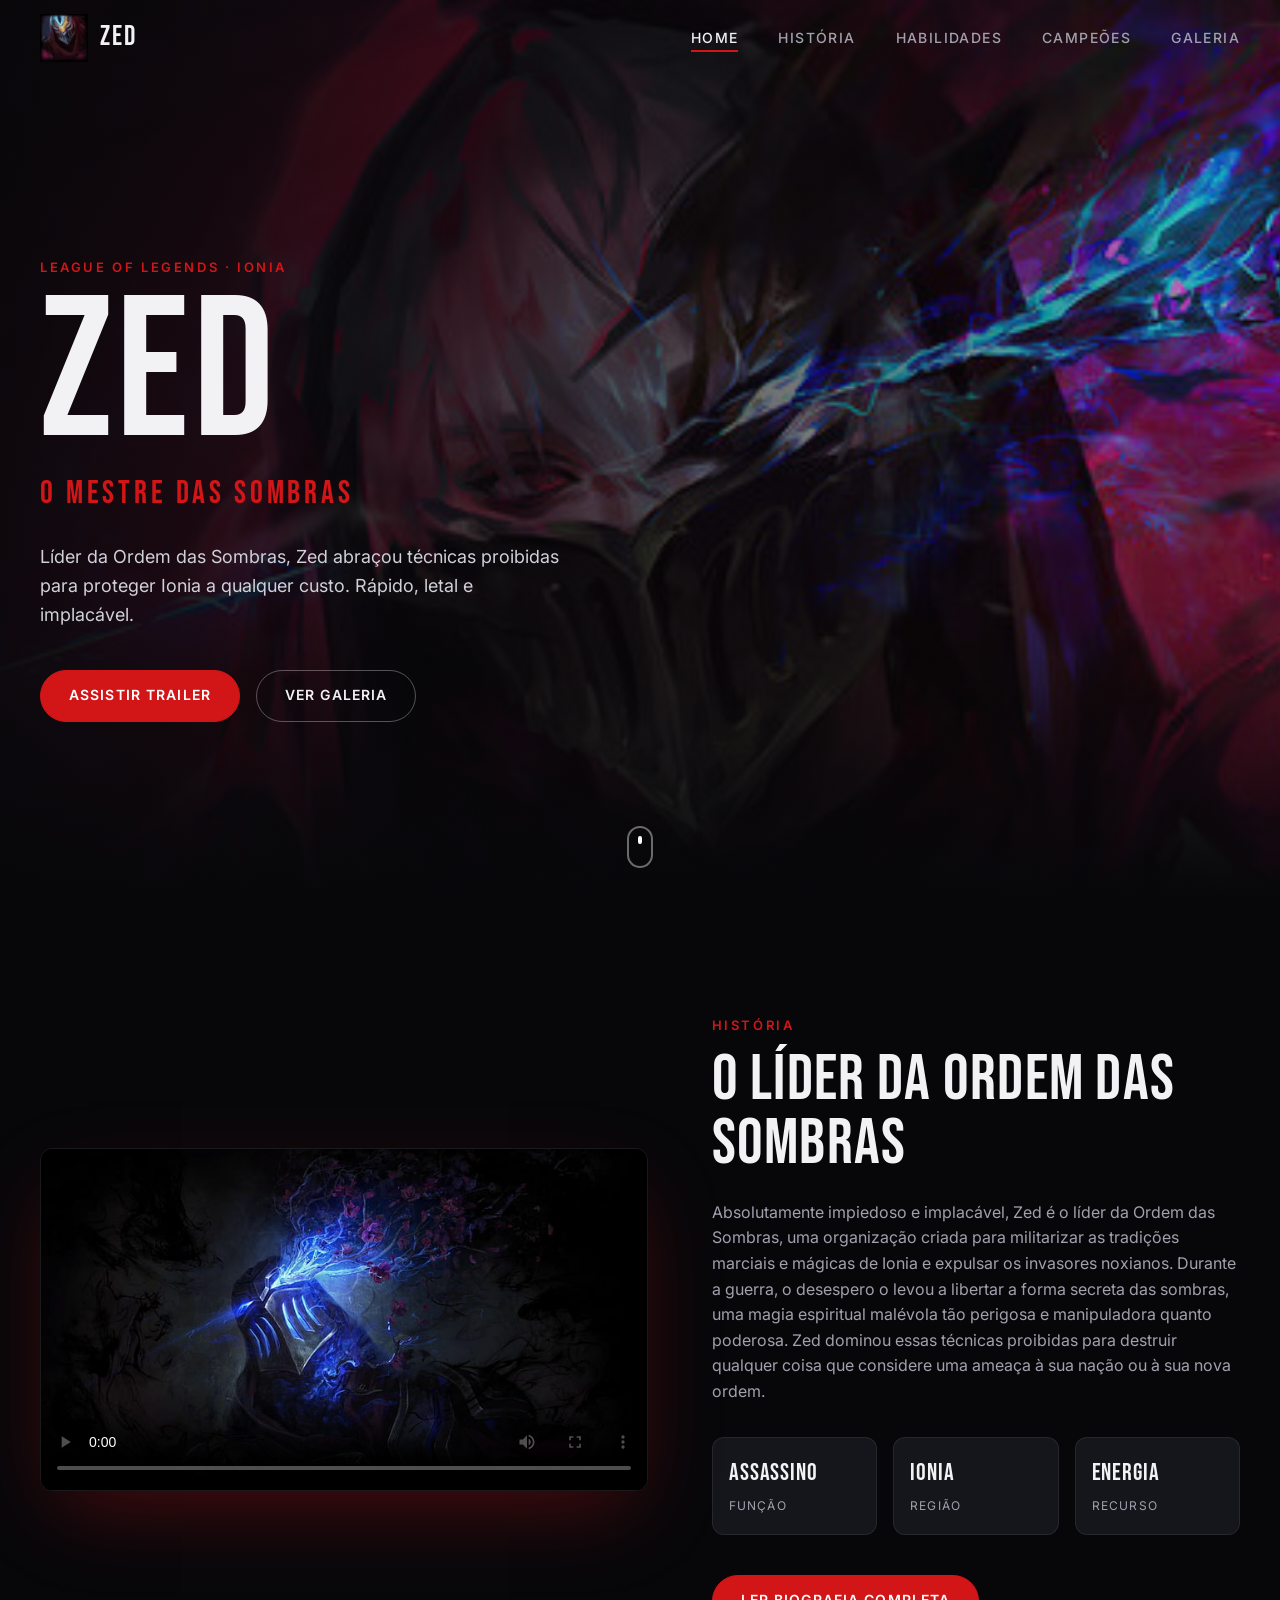
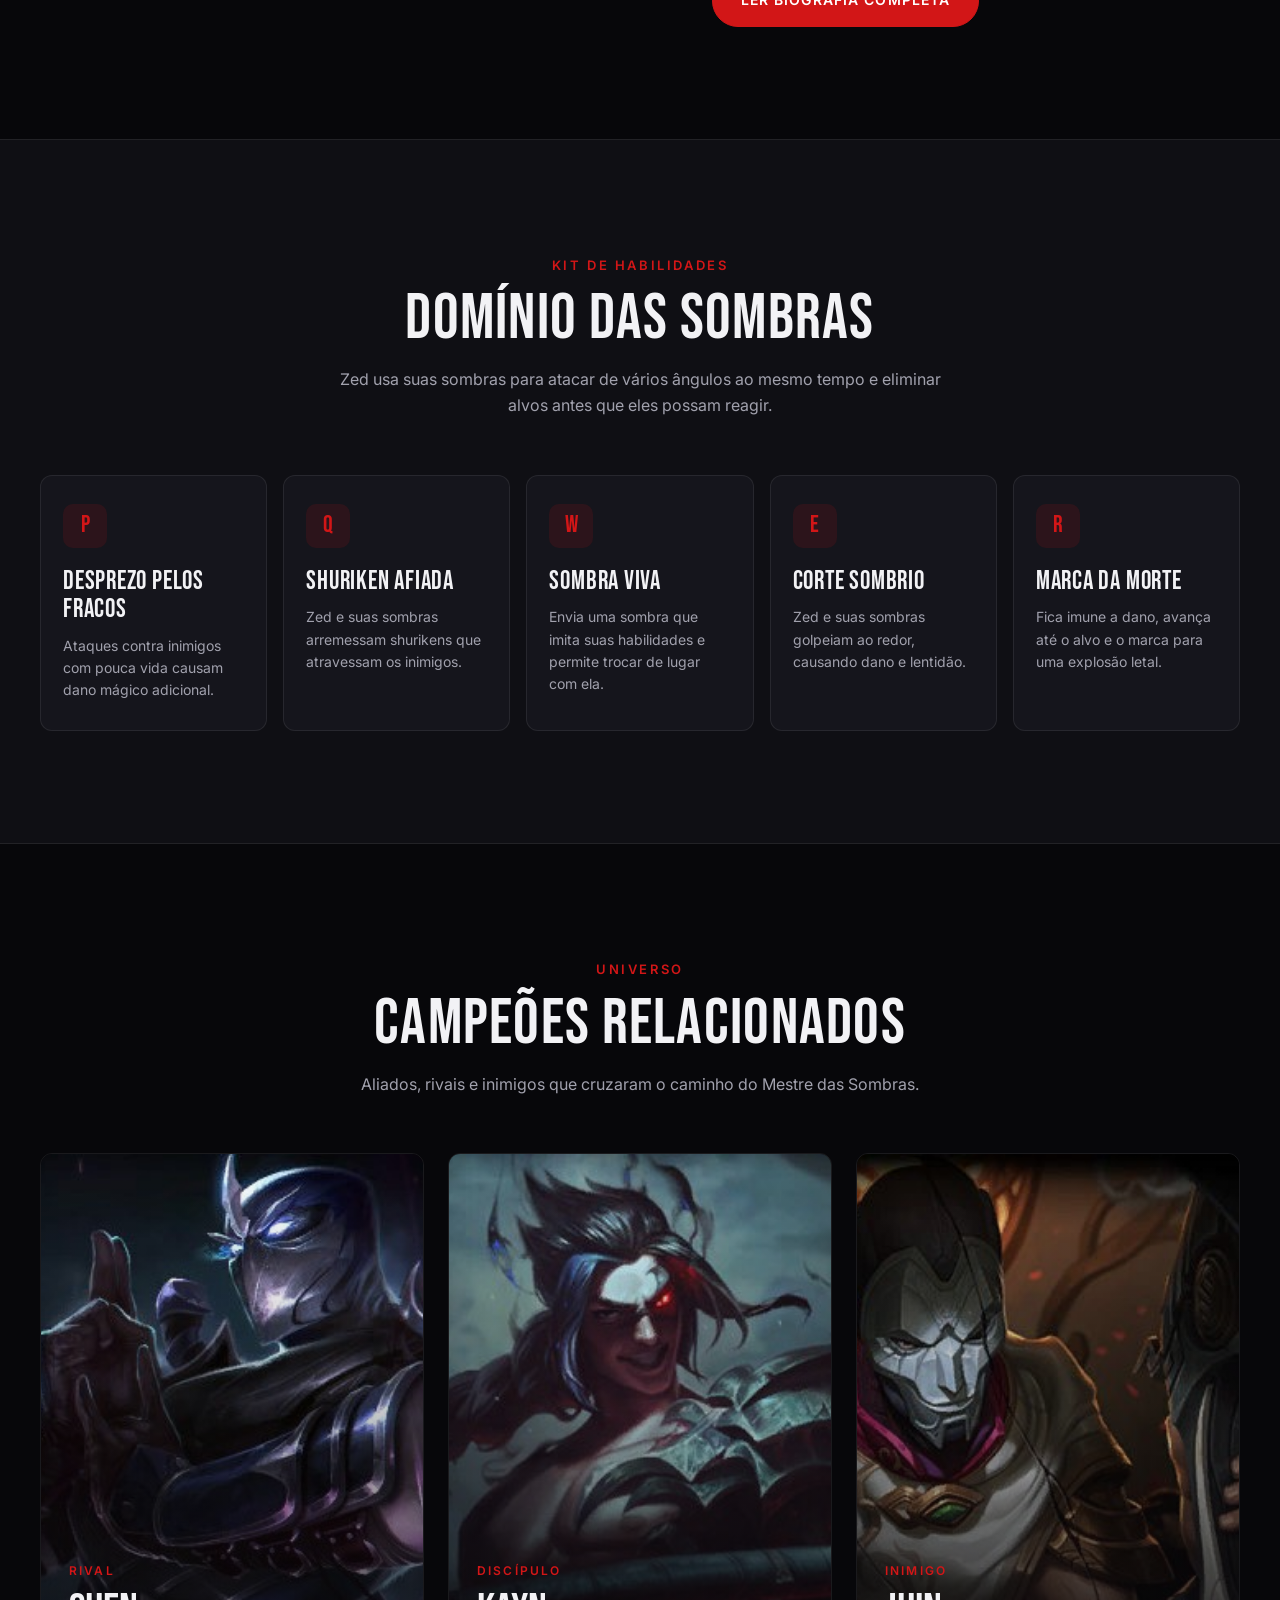
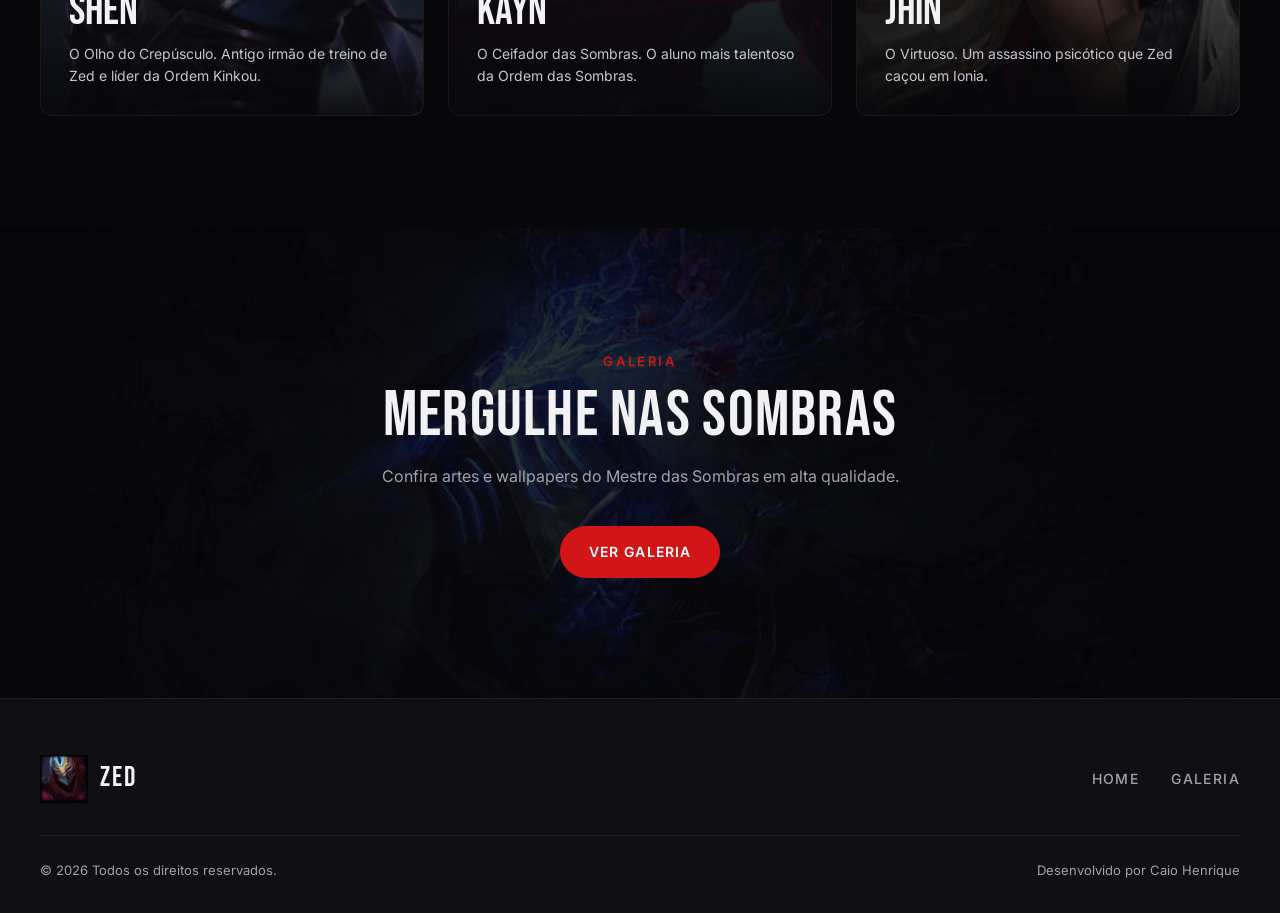
<file: index.html>
<!DOCTYPE html>
<html lang="pt-BR">
<head>
    <meta charset="UTF-8">
    <meta name="viewport" content="width=device-width, initial-scale=1.0">
    <title>Zed, o Mestre das Sombras | League of Legends</title>
    <meta name="description" content="Conheça Zed, o Mestre das Sombras e líder da Ordem das Sombras de Ionia: história, habilidades, trailer e campeões relacionados.">
    <meta name="theme-color" content="#07070a">
    <meta property="og:title" content="Zed, o Mestre das Sombras">
    <meta property="og:description" content="História, habilidades e trailer do líder da Ordem das Sombras.">
    <meta property="og:image" content="./src/imagens/zed-lol-art-uhdpaper.com-4K-5.3352-wp.thumbnail.jpg">
    <link rel="icon" href="./src/imagens/zed-icon.gif" type="image/gif">
    <link rel="preconnect" href="https://fonts.googleapis.com">
    <link rel="preconnect" href="https://fonts.gstatic.com" crossorigin>
    <link rel="stylesheet" href="./src/styles.css">
</head>
<body>
    <header class="header">
        <div class="container">
            <a href="./index.html" class="brand" aria-label="Zed — página inicial">
                <img src="./src/imagens/zed-icon.gif" alt="">
                Zed
            </a>

            <button class="menu-toggle" aria-label="Abrir menu" aria-expanded="false" aria-controls="menu">
                <span></span><span></span><span></span>
            </button>

            <nav class="nav" id="menu" aria-label="Principal">
                <ul class="nav-list">
                    <li><a href="./index.html" aria-current="page">Home</a></li>
                    <li><a href="#historia">História</a></li>
                    <li><a href="#habilidades">Habilidades</a></li>
                    <li><a href="#campeoes">Campeões</a></li>
                    <li><a href="./fotos.html">Galeria</a></li>
                </ul>
            </nav>
        </div>
    </header>

    <main>
        <section class="hero">
            <div class="container">
                <div class="hero-content reveal">
                    <span class="eyebrow">League of Legends · Ionia</span>
                    <h1 class="hero-title">Zed</h1>
                    <p class="hero-subtitle">O Mestre das Sombras</p>
                    <p class="hero-text">
                        Líder da Ordem das Sombras, Zed abraçou técnicas proibidas para proteger Ionia
                        a qualquer custo. Rápido, letal e implacável.
                    </p>
                    <div class="hero-actions">
                        <a href="#historia" class="btn btn-primary">Assistir trailer</a>
                        <a href="./fotos.html" class="btn btn-ghost">Ver galeria</a>
                    </div>
                </div>
            </div>
            <a href="#historia" class="scroll-indicator" aria-label="Rolar para a história"></a>
        </section>

        <section class="section" id="historia">
            <div class="container about-grid">
                <div class="video-frame reveal">
                    <video controls preload="metadata" poster="./src/imagens/fan-art-zed-league-of-legends-video-games-zed-wallpaper-preview.jpg">
                        <source src="./src/imagens/videoplayback.mp4" type="video/mp4">
                        Seu navegador não suporta a reprodução de vídeos.
                    </video>
                </div>

                <div class="about-text reveal">
                    <span class="eyebrow">História</span>
                    <h2 class="section-title">O líder da Ordem das Sombras</h2>
                    <p>
                        Absolutamente impiedoso e implacável, Zed é o líder da Ordem das Sombras, uma
                        organização criada para militarizar as tradições marciais e mágicas de Ionia e
                        expulsar os invasores noxianos. Durante a guerra, o desespero o levou a libertar a
                        forma secreta das sombras, uma magia espiritual malévola tão perigosa e manipuladora
                        quanto poderosa. Zed dominou essas técnicas proibidas para destruir qualquer coisa
                        que considere uma ameaça à sua nação ou à sua nova ordem.
                    </p>

                    <div class="stats">
                        <div class="stat"><strong>Assassino</strong><span>Função</span></div>
                        <div class="stat"><strong>Ionia</strong><span>Região</span></div>
                        <div class="stat"><strong>Energia</strong><span>Recurso</span></div>
                    </div>

                    <a href="https://universe.leagueoflegends.com/pt_BR/story/champion/zed/" target="_blank" rel="noopener noreferrer" class="btn btn-primary">
                        Ler biografia completa
                    </a>
                </div>
            </div>
        </section>

        <section class="section abilities" id="habilidades">
            <div class="container">
                <div class="section-head reveal">
                    <span class="eyebrow">Kit de habilidades</span>
                    <h2 class="section-title">Domínio das sombras</h2>
                    <p>Zed usa suas sombras para atacar de vários ângulos ao mesmo tempo e eliminar alvos antes que eles possam reagir.</p>
                </div>

                <div class="ability-grid">
                    <article class="ability reveal">
                        <span class="ability-key">P</span>
                        <h3>Desprezo pelos Fracos</h3>
                        <p>Ataques contra inimigos com pouca vida causam dano mágico adicional.</p>
                    </article>
                    <article class="ability reveal">
                        <span class="ability-key">Q</span>
                        <h3>Shuriken Afiada</h3>
                        <p>Zed e suas sombras arremessam shurikens que atravessam os inimigos.</p>
                    </article>
                    <article class="ability reveal">
                        <span class="ability-key">W</span>
                        <h3>Sombra Viva</h3>
                        <p>Envia uma sombra que imita suas habilidades e permite trocar de lugar com ela.</p>
                    </article>
                    <article class="ability reveal">
                        <span class="ability-key">E</span>
                        <h3>Corte Sombrio</h3>
                        <p>Zed e suas sombras golpeiam ao redor, causando dano e lentidão.</p>
                    </article>
                    <article class="ability reveal">
                        <span class="ability-key">R</span>
                        <h3>Marca da Morte</h3>
                        <p>Fica imune a dano, avança até o alvo e o marca para uma explosão letal.</p>
                    </article>
                </div>
            </div>
        </section>

        <section class="section" id="campeoes">
            <div class="container">
                <div class="section-head reveal">
                    <span class="eyebrow">Universo</span>
                    <h2 class="section-title">Campeões relacionados</h2>
                    <p>Aliados, rivais e inimigos que cruzaram o caminho do Mestre das Sombras.</p>
                </div>

                <div class="champion-grid">
                    <article class="champion-card reveal">
                        <img src="./src/imagens/League_Infobox_Shen.jpg" alt="Arte de Shen, o Olho do Crepúsculo" loading="lazy">
                        <div class="champion-info">
                            <span>Rival</span>
                            <h3>Shen</h3>
                            <p>O Olho do Crepúsculo. Antigo irmão de treino de Zed e líder da Ordem Kinkou.</p>
                        </div>
                    </article>
                    <article class="champion-card reveal">
                        <img src="./src/imagens/League_Infobox_Kayn.jpg" alt="Arte de Kayn, o Ceifador das Sombras" loading="lazy">
                        <div class="champion-info">
                            <span>Discípulo</span>
                            <h3>Kayn</h3>
                            <p>O Ceifador das Sombras. O aluno mais talentoso da Ordem das Sombras.</p>
                        </div>
                    </article>
                    <article class="champion-card reveal">
                        <img src="./src/imagens/League_Infobox_Jhin.jpg" alt="Arte de Jhin, o Virtuoso" loading="lazy">
                        <div class="champion-info">
                            <span>Inimigo</span>
                            <h3>Jhin</h3>
                            <p>O Virtuoso. Um assassino psicótico que Zed caçou em Ionia.</p>
                        </div>
                    </article>
                </div>
            </div>
        </section>

        <section class="cta">
            <div class="container reveal">
                <span class="eyebrow">Galeria</span>
                <h2 class="section-title">Mergulhe nas sombras</h2>
                <p>Confira artes e wallpapers do Mestre das Sombras em alta qualidade.</p>
                <a href="./fotos.html" class="btn btn-primary">Ver galeria</a>
            </div>
        </section>
    </main>

    <footer class="footer">
        <div class="container">
            <div class="footer-top">
                <a href="./index.html" class="brand">
                    <img src="./src/imagens/zed-icon.gif" alt="">
                    Zed
                </a>
                <nav aria-label="Rodapé">
                    <ul class="nav-list">
                        <li><a href="./index.html">Home</a></li>
                        <li><a href="./fotos.html">Galeria</a></li>
                    </ul>
                </nav>
            </div>
            <div class="footer-bottom">
                <span>© <span data-year>2026</span> Todos os direitos reservados.</span>
                <span>Desenvolvido por Caio Henrique</span>
            </div>
        </div>
    </footer>

    <script src="./src/script.js" defer></script>
</body>
</html>
</file>
<file: src/styles.css>
@import url('https://fonts.googleapis.com/css2?family=Bebas+Neue&family=Inter:wght@400;500;600&display=swap');

/* ---------- Tokens ---------- */
:root {
    --bg: #07070a;
    --bg-soft: #0f0f14;
    --surface: #15151c;
    --border: rgba(255, 255, 255, 0.08);
    --text: #f2f2f5;
    --muted: #a1a1ad;
    --accent: #d21617;
    --accent-hover: #ff2b2c;
    --radius: 12px;
    --max: 1200px;
    --header-h: 76px;
    --font-display: "Bebas Neue", Impact, sans-serif;
    --font-body: "Inter", system-ui, -apple-system, "Segoe UI", sans-serif;
}

/* ---------- Base ---------- */
*,
*::before,
*::after {
    box-sizing: border-box;
    margin: 0;
    padding: 0;
}

html {
    scroll-behavior: smooth;
    scroll-padding-top: var(--header-h);
}

body {
    background: var(--bg);
    color: var(--text);
    font-family: var(--font-body);
    font-size: 16px;
    line-height: 1.6;
    -webkit-font-smoothing: antialiased;
    overflow-x: hidden;
}

img,
video {
    display: block;
    max-width: 100%;
}

a {
    color: inherit;
    text-decoration: none;
}

ul {
    list-style: none;
}

.container {
    width: min(100% - 32px, var(--max));
    margin-inline: auto;
}

.section {
    padding: 112px 0;
}

.eyebrow {
    display: inline-block;
    color: var(--accent);
    font-size: 13px;
    font-weight: 600;
    letter-spacing: 0.2em;
    text-transform: uppercase;
    margin-bottom: 12px;
}

.section-title {
    font-family: var(--font-display);
    font-weight: 400;
    font-size: clamp(40px, 6vw, 64px);
    line-height: 1;
    letter-spacing: 0.02em;
}

.section-head {
    text-align: center;
    max-width: 640px;
    margin: 0 auto 56px;
}

.section-head p {
    color: var(--muted);
    margin-top: 16px;
}

/* ---------- Buttons ---------- */
.btn {
    display: inline-flex;
    align-items: center;
    justify-content: center;
    gap: 10px;
    height: 52px;
    padding: 0 28px;
    border-radius: 999px;
    font-family: var(--font-body);
    font-size: 14px;
    font-weight: 600;
    letter-spacing: 0.08em;
    text-transform: uppercase;
    cursor: pointer;
    transition: background-color .25s, color .25s, border-color .25s, transform .25s;
}

.btn:hover {
    transform: translateY(-2px);
}

.btn-primary {
    background: var(--accent);
    color: #fff;
    border: 1px solid var(--accent);
}

.btn-primary:hover {
    background: var(--accent-hover);
    border-color: var(--accent-hover);
}

.btn-ghost {
    background: transparent;
    color: var(--text);
    border: 1px solid rgba(255, 255, 255, 0.3);
}

.btn-ghost:hover {
    border-color: #fff;
    background: rgba(255, 255, 255, 0.06);
}

:focus-visible {
    outline: 2px solid var(--accent);
    outline-offset: 3px;
}

/* ---------- Header ---------- */
.header {
    position: fixed;
    inset: 0 0 auto 0;
    height: var(--header-h);
    z-index: 100;
    transition: background-color .3s, border-color .3s, backdrop-filter .3s;
    border-bottom: 1px solid transparent;
}

.header.scrolled {
    background: rgba(7, 7, 10, 0.8);
    backdrop-filter: blur(14px);
    -webkit-backdrop-filter: blur(14px);
    border-color: var(--border);
}

.header .container {
    height: 100%;
    display: flex;
    align-items: center;
    justify-content: space-between;
}

.brand {
    display: flex;
    align-items: center;
    gap: 12px;
    font-family: var(--font-display);
    font-size: 28px;
    letter-spacing: 0.08em;
}

.brand img {
    width: 48px;
    height: 48px;
    object-fit: contain;
}

.nav-list {
    display: flex;
    gap: 40px;
}

.nav-list a {
    position: relative;
    font-size: 14px;
    font-weight: 500;
    letter-spacing: 0.1em;
    text-transform: uppercase;
    color: var(--muted);
    transition: color .25s;
}

.nav-list a::after {
    content: "";
    position: absolute;
    left: 0;
    bottom: -6px;
    width: 100%;
    height: 2px;
    background: var(--accent);
    transform: scaleX(0);
    transform-origin: left;
    transition: transform .3s;
}

.nav-list a:hover,
.nav-list a[aria-current="page"] {
    color: var(--text);
}

.nav-list a:hover::after,
.nav-list a[aria-current="page"]::after {
    transform: scaleX(1);
}

.menu-toggle {
    display: none;
    width: 44px;
    height: 44px;
    background: none;
    border: none;
    cursor: pointer;
    position: relative;
}

.menu-toggle span {
    position: absolute;
    left: 10px;
    right: 10px;
    height: 2px;
    background: var(--text);
    transition: transform .3s, opacity .3s;
}

.menu-toggle span:nth-child(1) { top: 15px; }
.menu-toggle span:nth-child(2) { top: 21px; }
.menu-toggle span:nth-child(3) { top: 27px; }

.menu-toggle[aria-expanded="true"] span:nth-child(1) { transform: translateY(6px) rotate(45deg); }
.menu-toggle[aria-expanded="true"] span:nth-child(2) { opacity: 0; }
.menu-toggle[aria-expanded="true"] span:nth-child(3) { transform: translateY(-6px) rotate(-45deg); }

/* ---------- Hero ---------- */
.hero {
    position: relative;
    min-height: 100vh;
    min-height: 100svh;
    display: flex;
    align-items: center;
    background: url('./imagens/zed-lol-art-uhdpaper.com-4K-5.3352-wp.thumbnail.jpg') center / cover no-repeat;
    isolation: isolate;
}

.hero::before {
    content: "";
    position: absolute;
    inset: 0;
    z-index: -1;
    background:
        linear-gradient(90deg, rgba(7, 7, 10, 0.95) 0%, rgba(7, 7, 10, 0.7) 45%, rgba(7, 7, 10, 0.2) 100%),
        linear-gradient(0deg, var(--bg) 0%, transparent 35%);
}

.hero-content {
    max-width: 620px;
    padding-top: var(--header-h);
}

.hero-title {
    font-family: var(--font-display);
    font-weight: 400;
    font-size: clamp(96px, 18vw, 200px);
    line-height: .85;
    letter-spacing: 0.02em;
}

.hero-subtitle {
    font-family: var(--font-display);
    font-size: clamp(22px, 3vw, 32px);
    letter-spacing: 0.12em;
    color: var(--accent);
    margin: 8px 0 24px;
}

.hero-text {
    color: #d0d0d8;
    font-size: 18px;
    max-width: 520px;
    margin-bottom: 40px;
}

.hero-actions {
    display: flex;
    flex-wrap: wrap;
    gap: 16px;
}

.scroll-indicator {
    position: absolute;
    left: 50%;
    bottom: 32px;
    width: 26px;
    height: 42px;
    border: 2px solid rgba(255, 255, 255, 0.4);
    border-radius: 999px;
    transform: translateX(-50%);
}

.scroll-indicator::after {
    content: "";
    position: absolute;
    top: 8px;
    left: 50%;
    width: 4px;
    height: 8px;
    border-radius: 2px;
    background: #fff;
    transform: translateX(-50%);
    animation: scroll 1.8s infinite;
}

@keyframes scroll {
    0% { opacity: 1; transform: translate(-50%, 0); }
    100% { opacity: 0; transform: translate(-50%, 14px); }
}

/* ---------- About ---------- */
.about-grid {
    display: grid;
    grid-template-columns: 1.15fr 1fr;
    gap: 64px;
    align-items: center;
}

.video-frame {
    position: relative;
    border-radius: var(--radius);
    overflow: hidden;
    border: 1px solid var(--border);
    box-shadow: 0 30px 80px -20px rgba(210, 22, 23, 0.35);
}

.video-frame video {
    width: 100%;
    aspect-ratio: 16 / 9;
    object-fit: cover;
    background: #000;
}

.about-text .section-title {
    margin-bottom: 24px;
}

.about-text p {
    color: var(--muted);
    margin-bottom: 32px;
}

.stats {
    display: grid;
    grid-template-columns: repeat(3, 1fr);
    gap: 16px;
    margin-bottom: 40px;
}

.stat {
    padding: 16px;
    border: 1px solid var(--border);
    border-radius: var(--radius);
    background: var(--surface);
}

.stat strong {
    display: block;
    font-family: var(--font-display);
    font-weight: 400;
    font-size: 24px;
    letter-spacing: 0.04em;
}

.stat span {
    font-size: 12px;
    color: var(--muted);
    text-transform: uppercase;
    letter-spacing: 0.1em;
}

/* ---------- Abilities ---------- */
.abilities {
    background: var(--bg-soft);
    border-block: 1px solid var(--border);
}

.ability-grid {
    display: grid;
    grid-template-columns: repeat(5, 1fr);
    gap: 16px;
}

.ability {
    padding: 28px 22px;
    border: 1px solid var(--border);
    border-radius: var(--radius);
    background: var(--surface);
    transition: border-color .3s, transform .3s;
}

.ability:hover {
    border-color: rgba(210, 22, 23, 0.6);
    transform: translateY(-4px);
}

.ability-key {
    display: grid;
    place-items: center;
    width: 44px;
    height: 44px;
    border-radius: 10px;
    background: rgba(210, 22, 23, 0.12);
    color: var(--accent);
    font-family: var(--font-display);
    font-size: 24px;
    margin-bottom: 20px;
}

.ability h3 {
    font-family: var(--font-display);
    font-weight: 400;
    font-size: 26px;
    letter-spacing: 0.03em;
    line-height: 1.1;
    margin-bottom: 10px;
}

.ability p {
    color: var(--muted);
    font-size: 14px;
}

/* ---------- Champions ---------- */
.champion-grid {
    display: grid;
    grid-template-columns: repeat(3, 1fr);
    gap: 24px;
}

.champion-card {
    position: relative;
    aspect-ratio: 3 / 4.4;
    border-radius: var(--radius);
    overflow: hidden;
    border: 1px solid var(--border);
    isolation: isolate;
}

.champion-card img {
    position: absolute;
    inset: 0;
    width: 100%;
    height: 100%;
    object-fit: cover;
    z-index: -2;
    transition: transform .8s cubic-bezier(.2, .7, .2, 1);
}

.champion-card::after {
    content: "";
    position: absolute;
    inset: 0;
    z-index: -1;
    background: linear-gradient(0deg, rgba(7, 7, 10, 0.95) 0%, rgba(7, 7, 10, 0.2) 55%, transparent 100%);
}

.champion-card:hover img {
    transform: scale(1.08);
}

.champion-info {
    position: absolute;
    inset: auto 0 0 0;
    padding: 28px;
}

.champion-info span {
    font-size: 12px;
    font-weight: 600;
    letter-spacing: 0.18em;
    text-transform: uppercase;
    color: var(--accent);
}

.champion-info h3 {
    font-family: var(--font-display);
    font-weight: 400;
    font-size: 44px;
    line-height: 1;
    margin: 6px 0 10px;
}

.champion-info p {
    color: #c6c6cf;
    font-size: 14px;
}

/* ---------- CTA ---------- */
.cta {
    position: relative;
    text-align: center;
    padding: 120px 0;
    background: url('./imagens/fan-art-zed-league-of-legends-video-games-zed-wallpaper-preview.jpg') center / cover no-repeat;
    isolation: isolate;
}

.cta::before {
    content: "";
    position: absolute;
    inset: 0;
    z-index: -1;
    background: rgba(7, 7, 10, 0.82);
}

.cta p {
    color: var(--muted);
    max-width: 520px;
    margin: 16px auto 36px;
}

/* ---------- Page hero (Galeria) ---------- */
.page-hero {
    position: relative;
    min-height: 60vh;
    display: flex;
    align-items: flex-end;
    padding-bottom: 72px;
    background: url('./imagens/zed-lol-art-uhdpaper.com-4K-5.3352-wp.thumbnail.jpg') center 30% / cover no-repeat;
    isolation: isolate;
}

.page-hero::before {
    content: "";
    position: absolute;
    inset: 0;
    z-index: -1;
    background: linear-gradient(0deg, var(--bg) 0%, rgba(7, 7, 10, 0.55) 60%, rgba(7, 7, 10, 0.75) 100%);
}

.page-hero p {
    color: #d0d0d8;
    max-width: 540px;
    margin-top: 16px;
}

/* ---------- Gallery ---------- */
.gallery {
    display: grid;
    grid-template-columns: repeat(3, 1fr);
    gap: 20px;
}

.gallery-item {
    position: relative;
    border-radius: var(--radius);
    overflow: hidden;
    border: 1px solid var(--border);
    cursor: zoom-in;
    background: var(--surface);
    padding: 0;
    aspect-ratio: 4 / 3;
}

.gallery-item.wide {
    grid-column: span 2;
    aspect-ratio: auto;
}

.gallery-item img {
    width: 100%;
    height: 100%;
    object-fit: cover;
    transition: transform .6s, filter .6s;
}

.gallery-item:hover img {
    transform: scale(1.05);
    filter: brightness(1.1);
}

.gallery-item figcaption {
    position: absolute;
    inset: auto 0 0 0;
    padding: 20px;
    text-align: left;
    font-family: var(--font-display);
    font-size: 24px;
    letter-spacing: 0.04em;
    color: #fff;
    background: linear-gradient(0deg, rgba(7, 7, 10, 0.9), transparent);
}

.lightbox {
    position: fixed;
    inset: 0;
    z-index: 200;
    display: grid;
    place-items: center;
    padding: 24px;
    background: rgba(0, 0, 0, 0.92);
    opacity: 0;
    visibility: hidden;
    transition: opacity .3s, visibility .3s;
}

.lightbox.open {
    opacity: 1;
    visibility: visible;
}

.lightbox img {
    max-height: 85vh;
    border-radius: var(--radius);
}

.lightbox-close {
    position: absolute;
    top: 20px;
    right: 20px;
    width: 48px;
    height: 48px;
    border-radius: 50%;
    border: 1px solid rgba(255, 255, 255, 0.3);
    background: transparent;
    color: #fff;
    font-size: 26px;
    line-height: 1;
    cursor: pointer;
}

/* ---------- Footer ---------- */
.footer {
    border-top: 1px solid var(--border);
    padding: 56px 0 32px;
    background: var(--bg-soft);
}

.footer-top {
    display: flex;
    flex-wrap: wrap;
    align-items: center;
    justify-content: space-between;
    gap: 24px;
    padding-bottom: 32px;
    border-bottom: 1px solid var(--border);
}

.footer .nav-list {
    gap: 32px;
}

.footer-bottom {
    display: flex;
    flex-wrap: wrap;
    justify-content: space-between;
    gap: 12px;
    padding-top: 24px;
    font-size: 13px;
    color: var(--muted);
}

/* ---------- Reveal animation ---------- */
.reveal {
    opacity: 0;
    transform: translateY(32px);
    transition: opacity .8s ease, transform .8s ease;
}

.reveal.visible {
    opacity: 1;
    transform: none;
}

@media (prefers-reduced-motion: reduce) {
    html { scroll-behavior: auto; }
    *, *::before, *::after {
        animation: none !important;
        transition: none !important;
    }
    .reveal { opacity: 1; transform: none; }
}

/* ---------- Responsive ---------- */
@media (max-width: 1024px) {
    .ability-grid {
        grid-template-columns: repeat(2, 1fr);
    }

    .ability:last-child {
        grid-column: span 2;
    }

    .about-grid {
        grid-template-columns: 1fr;
        gap: 48px;
    }
}

@media (max-width: 768px) {
    .section {
        padding: 80px 0;
    }

    .menu-toggle {
        display: block;
    }

    .header .nav {
        position: fixed;
        inset: var(--header-h) 0 auto 0;
        background: rgba(7, 7, 10, 0.97);
        border-bottom: 1px solid var(--border);
        padding: 24px 16px 32px;
        transform: translateY(-12px);
        opacity: 0;
        visibility: hidden;
        transition: opacity .3s, transform .3s, visibility .3s;
    }

    .header .nav.open {
        transform: none;
        opacity: 1;
        visibility: visible;
    }

    .header.menu-open {
        background: rgba(7, 7, 10, 0.97);
    }

    .header .nav-list {
        flex-direction: column;
        gap: 20px;
    }

    .header .nav-list a {
        font-size: 18px;
    }

    .hero::before {
        background:
            linear-gradient(0deg, var(--bg) 0%, rgba(7, 7, 10, 0.75) 50%, rgba(7, 7, 10, 0.5) 100%);
    }

    .hero {
        background-position: 65% center;
    }

    .hero-actions .btn {
        flex: 1 1 100%;
    }

    .stats {
        grid-template-columns: 1fr;
    }

    .champion-grid,
    .gallery {
        grid-template-columns: 1fr;
    }

    .gallery-item.wide {
        grid-column: auto;
    }

    .ability-grid {
        grid-template-columns: 1fr;
    }

    .ability:last-child {
        grid-column: auto;
    }

    .footer-top,
    .footer-bottom {
        flex-direction: column;
        align-items: flex-start;
    }
}
</file>
